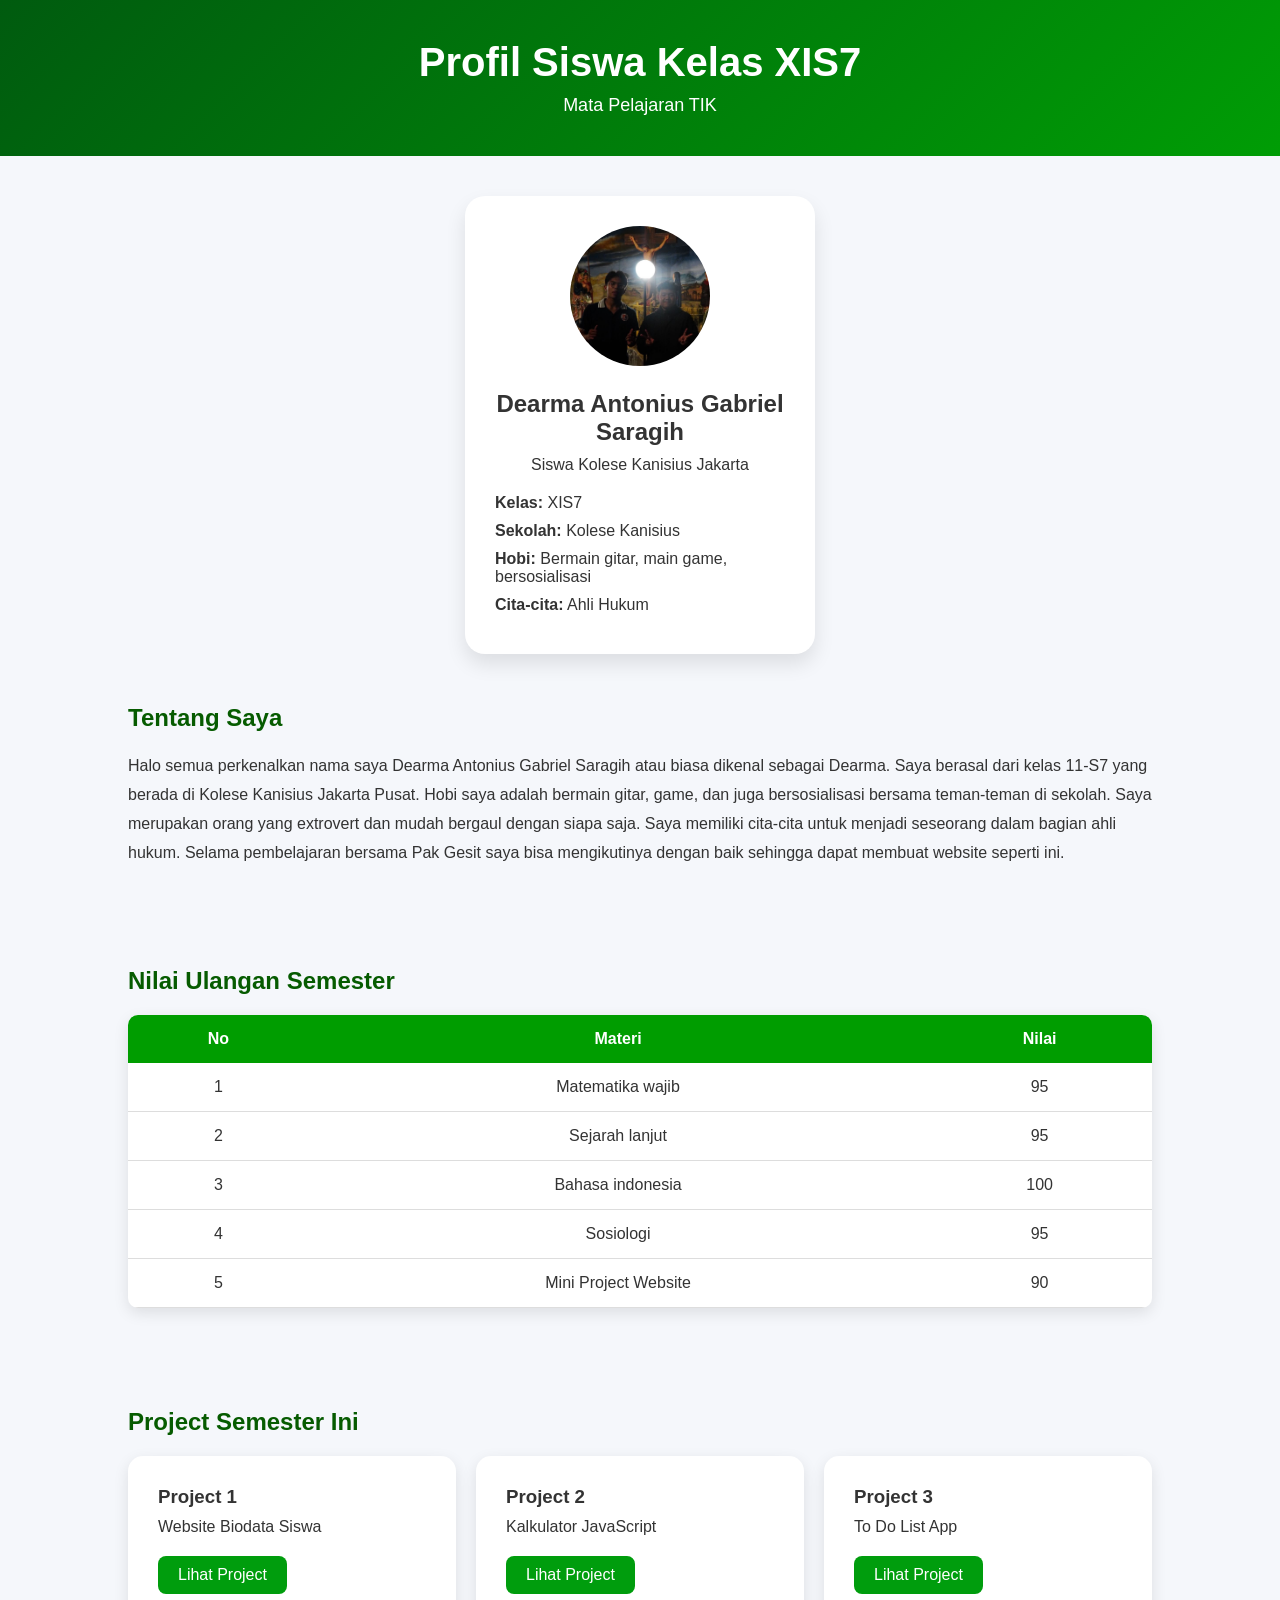
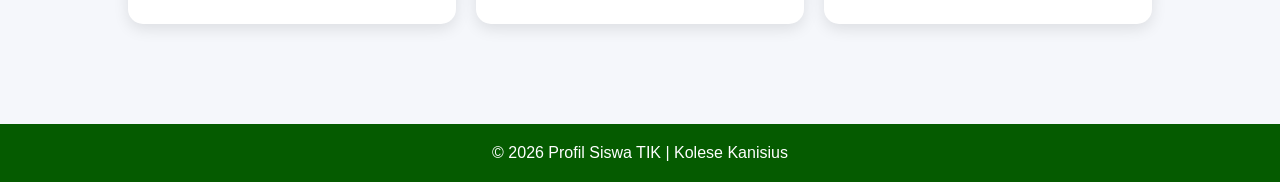
<file: index.html>
<!DOCTYPE html>
<html lang="id">
<head>
  <meta charset="UTF-8">
  <meta name="viewport" content="width=device-width, initial-scale=1.0">
  <title>Profil Siswa TIK</title>
  <link rel="stylesheet" href="style.css">
</head>
<body>

  <header>
    <h1>Profil Siswa Kelas XIS7</h1>
    <p>Mata Pelajaran TIK</p>
  </header>

  <!-- PROFILE -->
  <section class="profile">
    <div class="profile-card">
      <img src="dearma.jpeg" alt="Foto Profil">

      <h2>Dearma Antonius Gabriel Saragih</h2>
      <p>Siswa Kolese Kanisius Jakarta</p>

      <div class="biodata">
        <p><strong>Kelas:</strong> XIS7</p>
        <p><strong>Sekolah:</strong> Kolese Kanisius</p>
        <p><strong>Hobi:</strong> Bermain gitar, main game, bersosialisasi</p>
        <p><strong>Cita-cita:</strong> Ahli Hukum</p>
      </div>
    </div>
  </section>

  <!-- DESKRIPSI -->
  <section class="about">
    <h2>Tentang Saya</h2>
    <p>
      Halo semua perkenalkan nama saya Dearma Antonius Gabriel Saragih atau biasa dikenal sebagai Dearma. Saya berasal dari kelas 11-S7
      yang berada di Kolese Kanisius Jakarta Pusat. Hobi saya adalah bermain gitar, game, dan juga bersosialisasi bersama teman-teman di sekolah.
      Saya merupakan orang yang extrovert dan mudah bergaul dengan siapa saja. Saya memiliki cita-cita untuk menjadi seseorang dalam bagian ahli hukum.
      Selama pembelajaran bersama Pak Gesit saya bisa mengikutinya dengan baik sehingga dapat membuat website seperti ini.
    </p>
  </section>

  <!-- NILAI -->
  <section class="nilai">
    <h2>Nilai Ulangan Semester</h2>

    <table>
      <thead>
        <tr>
          <th>No</th>
          <th>Materi</th>
          <th>Nilai</th>
        </tr>
      </thead>

      <tbody>
        <tr>
          <td>1</td>
          <td>Matematika wajib</td>
          <td>95</td>
        </tr>

        <tr>
          <td>2</td>
          <td>Sejarah lanjut</td>
          <td>95</td>
        </tr>

        <tr>
          <td>3</td>
          <td>Bahasa indonesia</td>
          <td>100</td>
        </tr>

        <tr>
          <td>4</td>
          <td>Sosiologi</td>
          <td>95</td>
        </tr>

        <tr>
          <td>5</td>
          <td>Mini Project Website</td>
          <td>90</td>
        </tr>
      </tbody>
    </table>
  </section>

  <!-- PROJECT -->
  <section class="projects">
    <h2>Project Semester Ini</h2>

    <div class="project-container">

      <div class="project-card">
        <h3>Project 1</h3>
        <p>Website Biodata Siswa</p>
        <a href="project1.html">Lihat Project</a>
      </div>

      <div class="project-card">
        <h3>Project 2</h3>
        <p>Kalkulator JavaScript</p>
        <a href="project2.html">Lihat Project</a>
      </div>

      <div class="project-card">
        <h3>Project 3</h3>
        <p>To Do List App</p>
        <a href="project3.html">Lihat Project</a>
      </div>

    </div>
  </section>

  <footer>
    <p>© 2026 Profil Siswa TIK | Kolese Kanisius</p>
  </footer>

  <script src="script.js"></script>
</body>
</html>
</file>
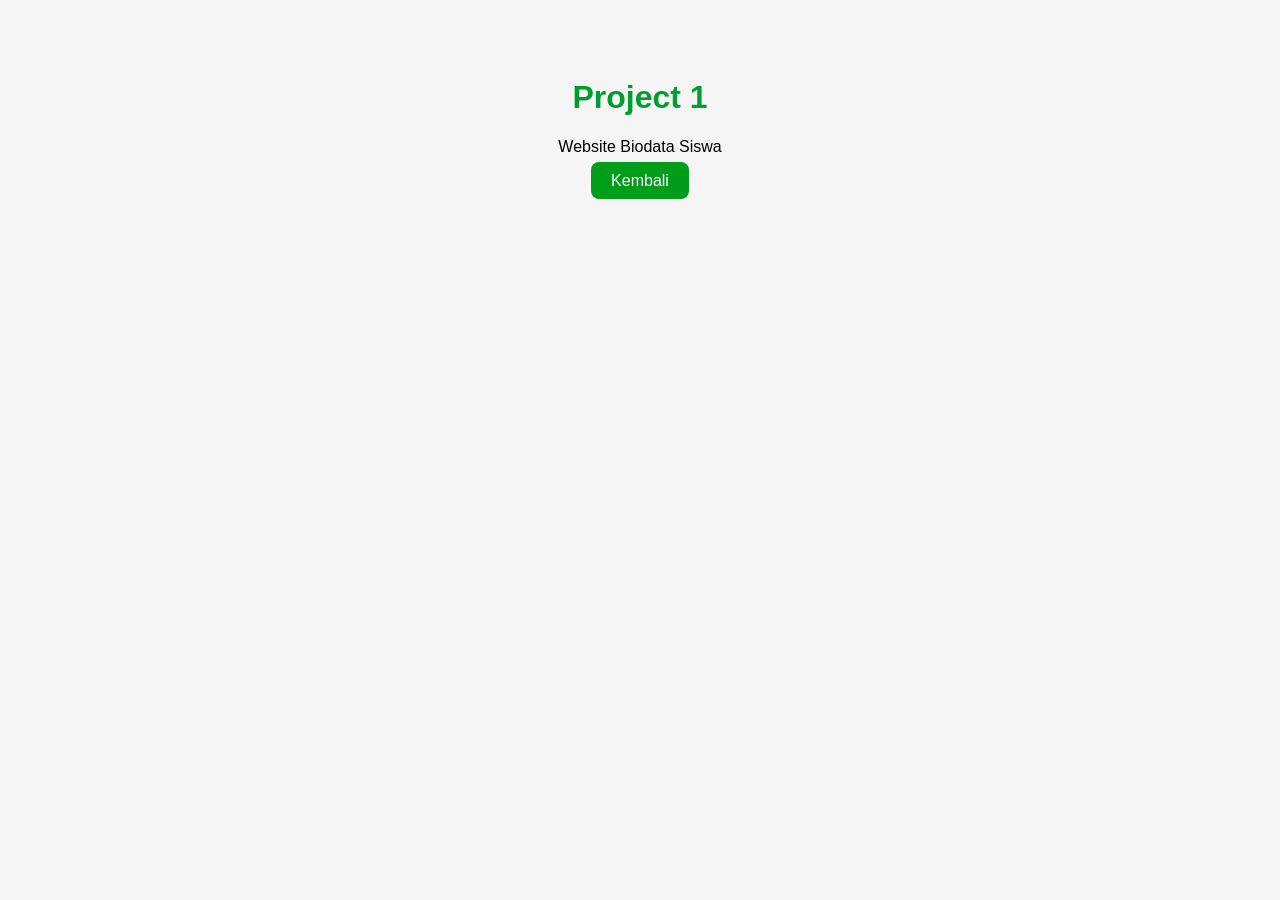
<file: project1.html>
<!DOCTYPE html>
<html lang="id">
<head>
  <meta charset="UTF-8">
  <title>Project 1</title>

  <style>
    body{
      font-family:Arial;
      text-align:center;
      padding:50px;
      background:#f5f5f5;
    }

    h1{
      color:#009d32;
    }

    a{
      text-decoration:none;
      background:#009d1a;
      color:white;
      padding:10px 20px;
      border-radius:8px;
    }
  </style>
</head>
<body>

  <h1>Project 1</h1>
  <p>Website Biodata Siswa</p>

  <a href="index.html">Kembali</a>

</body>
</html>
</file>
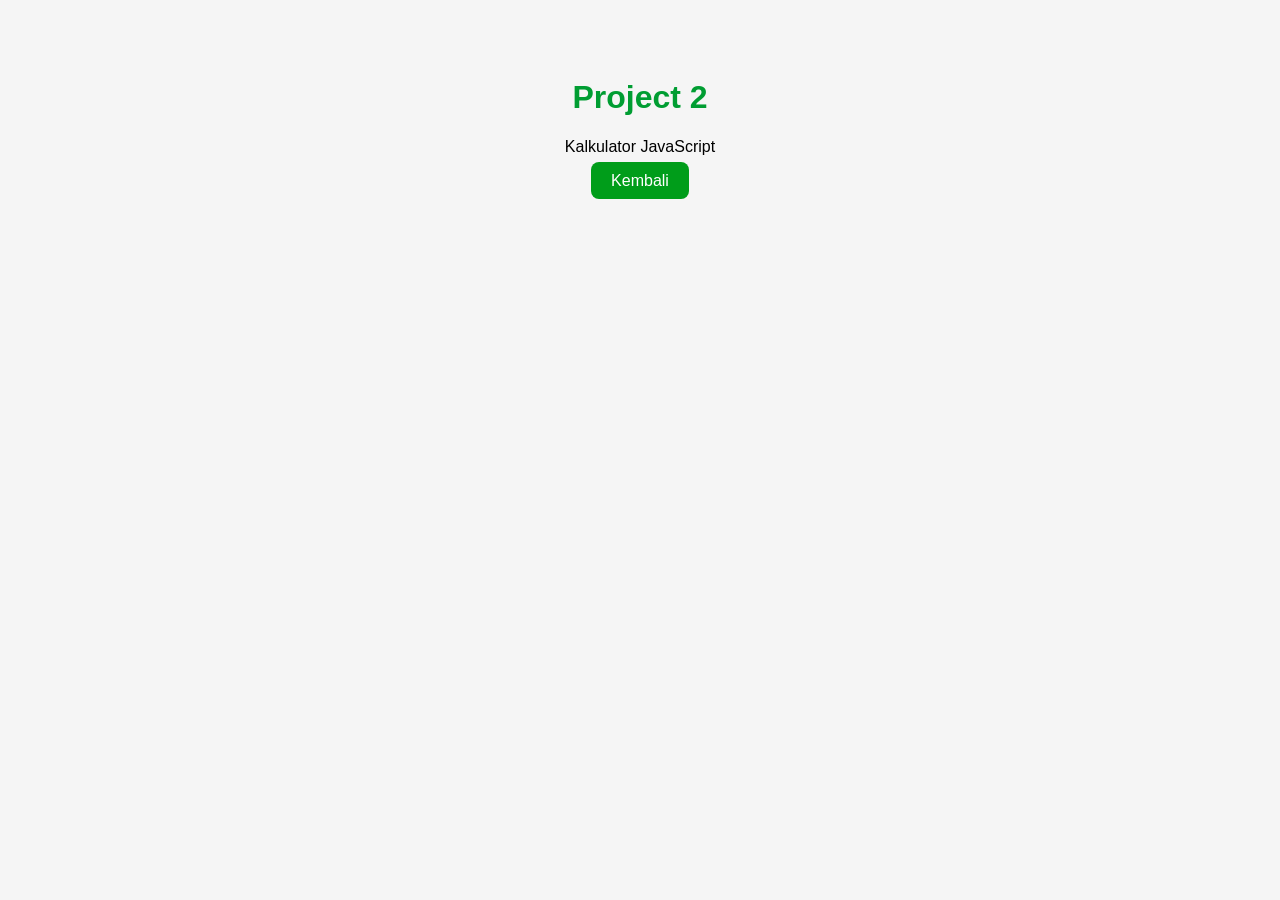
<file: project2.html>
<!DOCTYPE html>
<html lang="id">
<head>
  <meta charset="UTF-8">
  <title>Project 2</title>

  <style>
    body{
      font-family:Arial;
      text-align:center;
      padding:50px;
      background:#f5f5f5;
    }

    h1{
      color:#009d32;
    }

    a{
      text-decoration:none;
      background:#009d1a;
      color:white;
      padding:10px 20px;
      border-radius:8px;
    }
  </style>
</head>
<body>

  <h1>Project 2</h1>
  <p>Kalkulator JavaScript</p>

  <a href="index.html">Kembali</a>

</body>
</html>
</file>
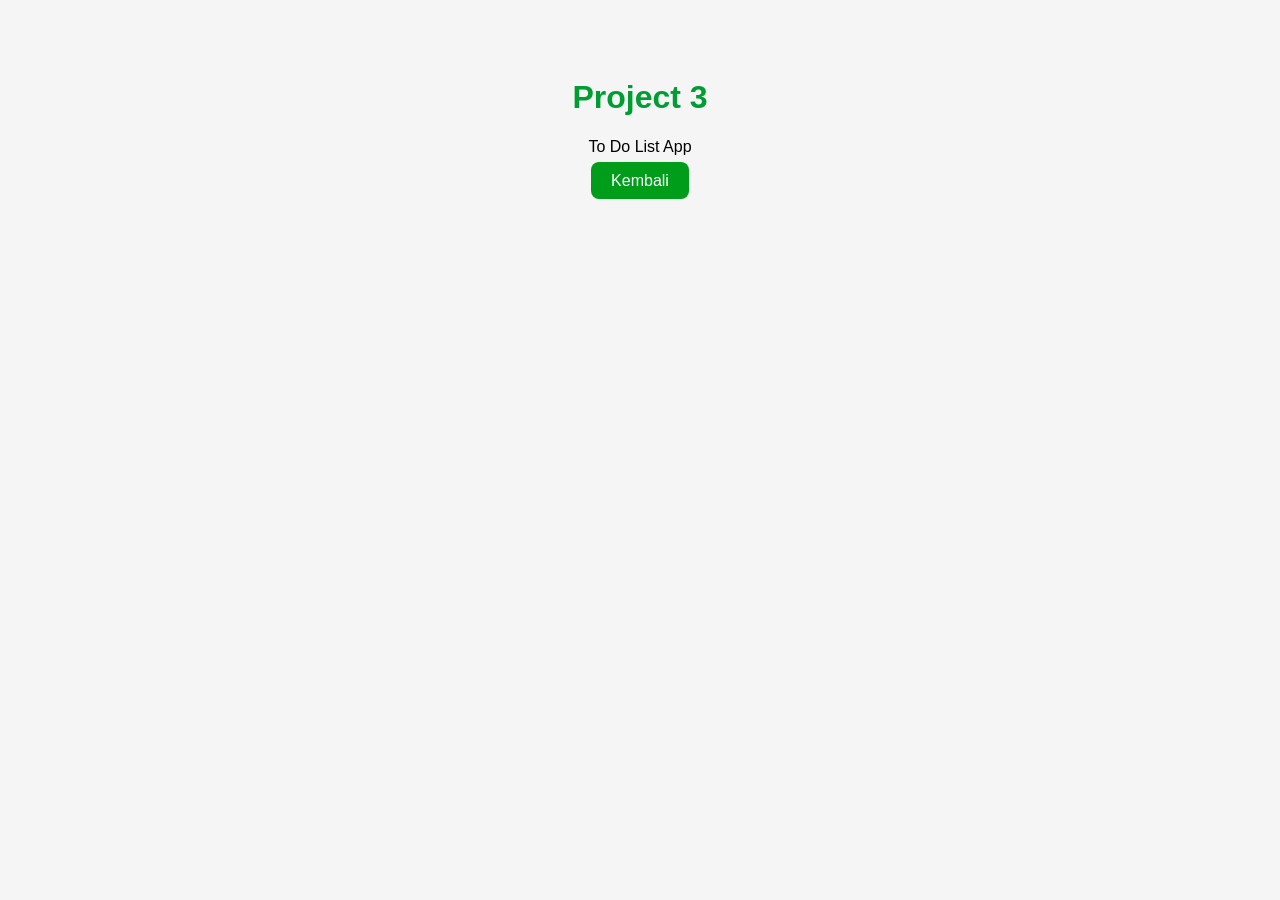
<file: project3.html>
<!DOCTYPE html>
<html lang="id">
<head>
  <meta charset="UTF-8">
  <title>Project 3</title>

  <style>
    body{
      font-family:Arial;
      text-align:center;
      padding:50px;
      background:#f5f5f5;
    }

    h1{
      color:#009d32;
    }

    a{
      text-decoration:none;
      background:#009d1a;
      color:white;
      padding:10px 20px;
      border-radius:8px;
    }
  </style>
</head>
<body>

  <h1>Project 3</h1>
  <p>To Do List App</p>

  <a href="index.html">Kembali</a>

</body>
</html>
</file>
<file: style.css>
*{
  margin:0;
  padding:0;
  box-sizing:border-box;
  font-family:Arial, Helvetica, sans-serif;
}

body{
  background:#f5f7fb;
  color:#333;
}

header{
  background:linear-gradient(135deg,#005b0f,#009d05);
  color:white;
  text-align:center;
  padding:40px 20px;
}

header h1{
  font-size:40px;
}

header p{
  margin-top:10px;
  font-size:18px;
}

.profile{
  display:flex;
  justify-content:center;
  margin-top:40px;
}

.profile-card{
  background:white;
  width:350px;
  padding:30px;
  border-radius:20px;
  box-shadow:0 10px 20px rgba(0,0,0,0.1);
  text-align:center;
}

.profile-card img{
  width:140px;
  border-radius:50%;
  margin-bottom:20px;
}

.profile-card h2{
  margin-bottom:10px;
}

.biodata{
  margin-top:20px;
  text-align:left;
}

.biodata p{
  margin:10px 0;
}

.about,
.nilai,
.projects{
  padding:50px 10%;
}

.about h2,
.nilai h2,
.projects h2{
  margin-bottom:20px;
  color:#065b00;
}

.about p{
  line-height:1.8;
}

table{
  width:100%;
  border-collapse:collapse;
  background:white;
  border-radius:10px;
  overflow:hidden;
  box-shadow:0 5px 15px rgba(0,0,0,0.1);
}

table th{
  background:#009d00;
  color:white;
  padding:15px;
}

table td{
  padding:15px;
  text-align:center;
  border-bottom:1px solid #ddd;
}

.project-container{
  display:grid;
  grid-template-columns:repeat(auto-fit,minmax(250px,1fr));
  gap:20px;
}

.project-card{
  background:white;
  padding:30px;
  border-radius:15px;
  box-shadow:0 5px 15px rgba(0,0,0,0.1);
  transition:0.3s;
}

.project-card:hover{
  transform:translateY(-5px);
}

.project-card h3{
  margin-bottom:10px;
}

.project-card p{
  margin-bottom:20px;
}

.project-card a{
  text-decoration:none;
  background:#009d0d;
  color:white;
  padding:10px 20px;
  border-radius:8px;
  display:inline-block;
}

.project-card a:hover{
  background:#007d02;
}

footer{
  background:#055b00;
  color:white;
  text-align:center;
  padding:20px;
  margin-top:50px;
}

@media(max-width:768px){
  header h1{
    font-size:28px;
  }

  .profile-card{
    width:90%;
  }
}
</file>
